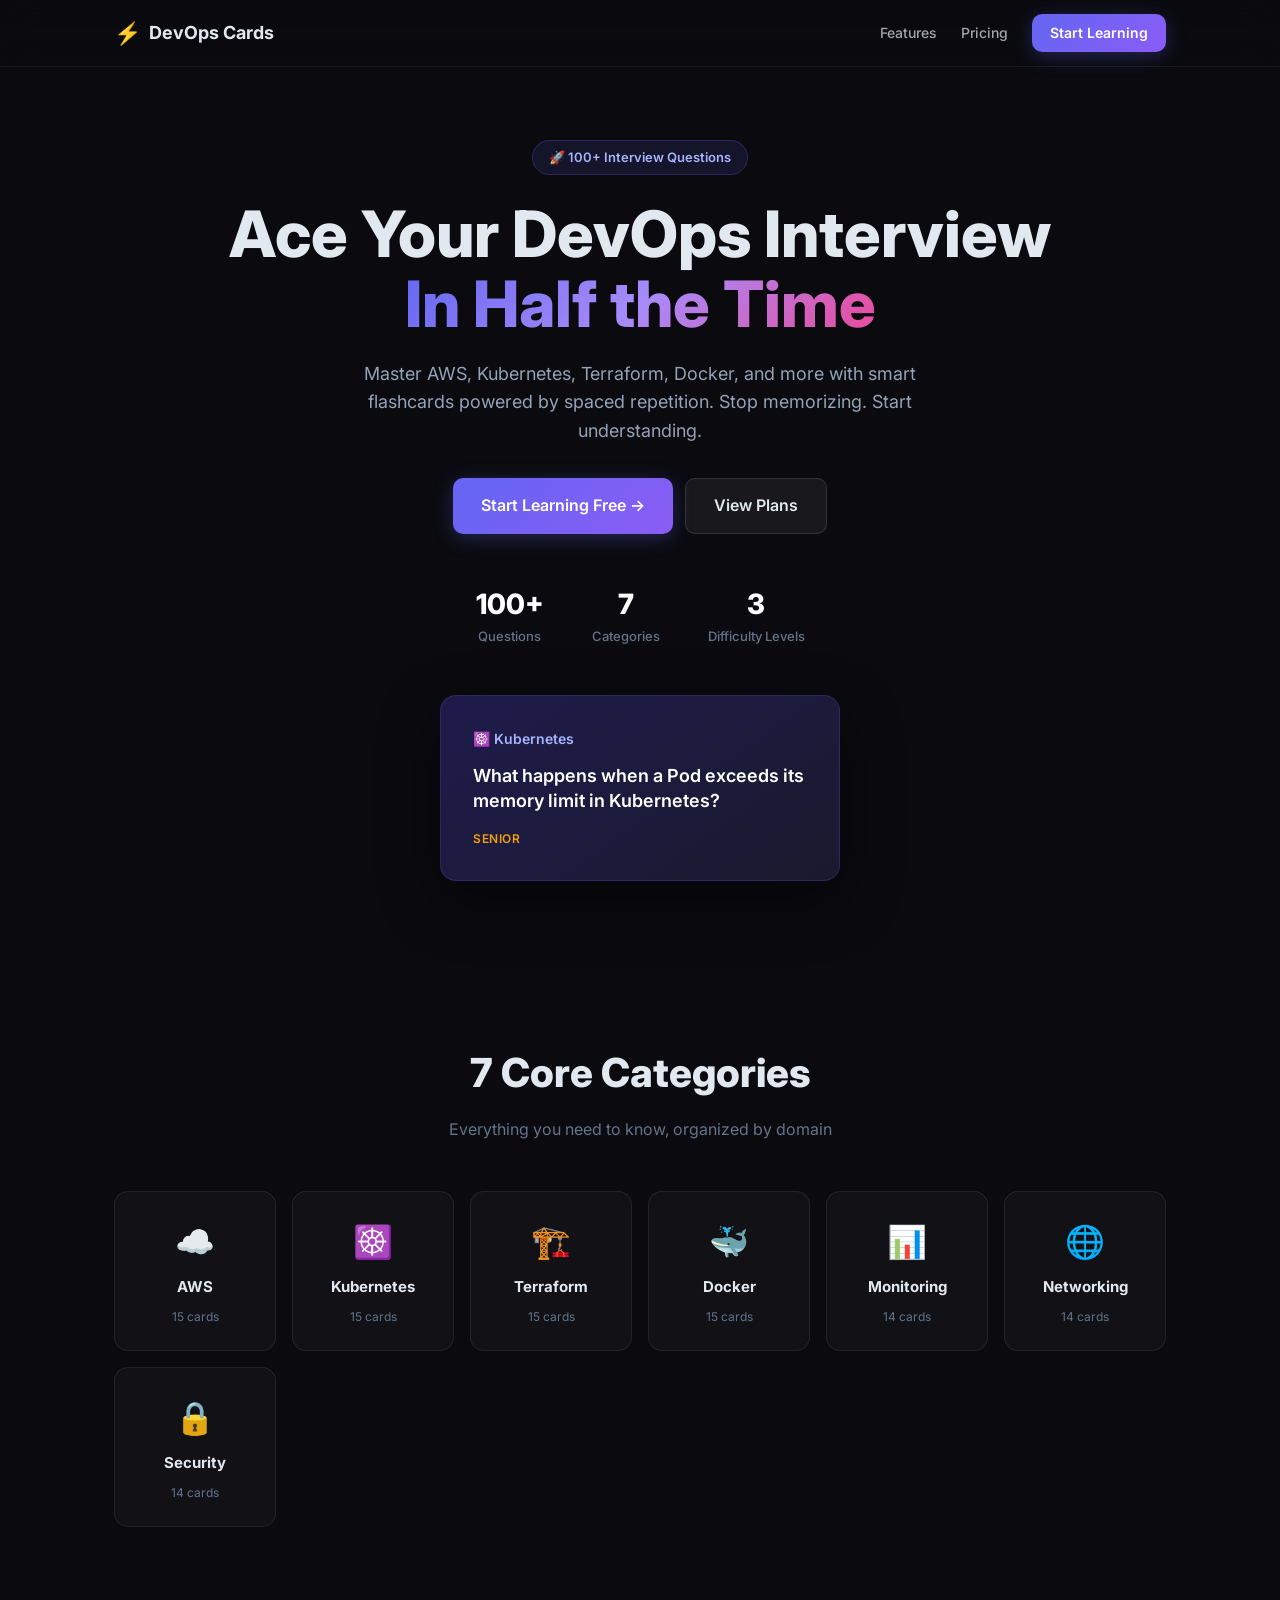
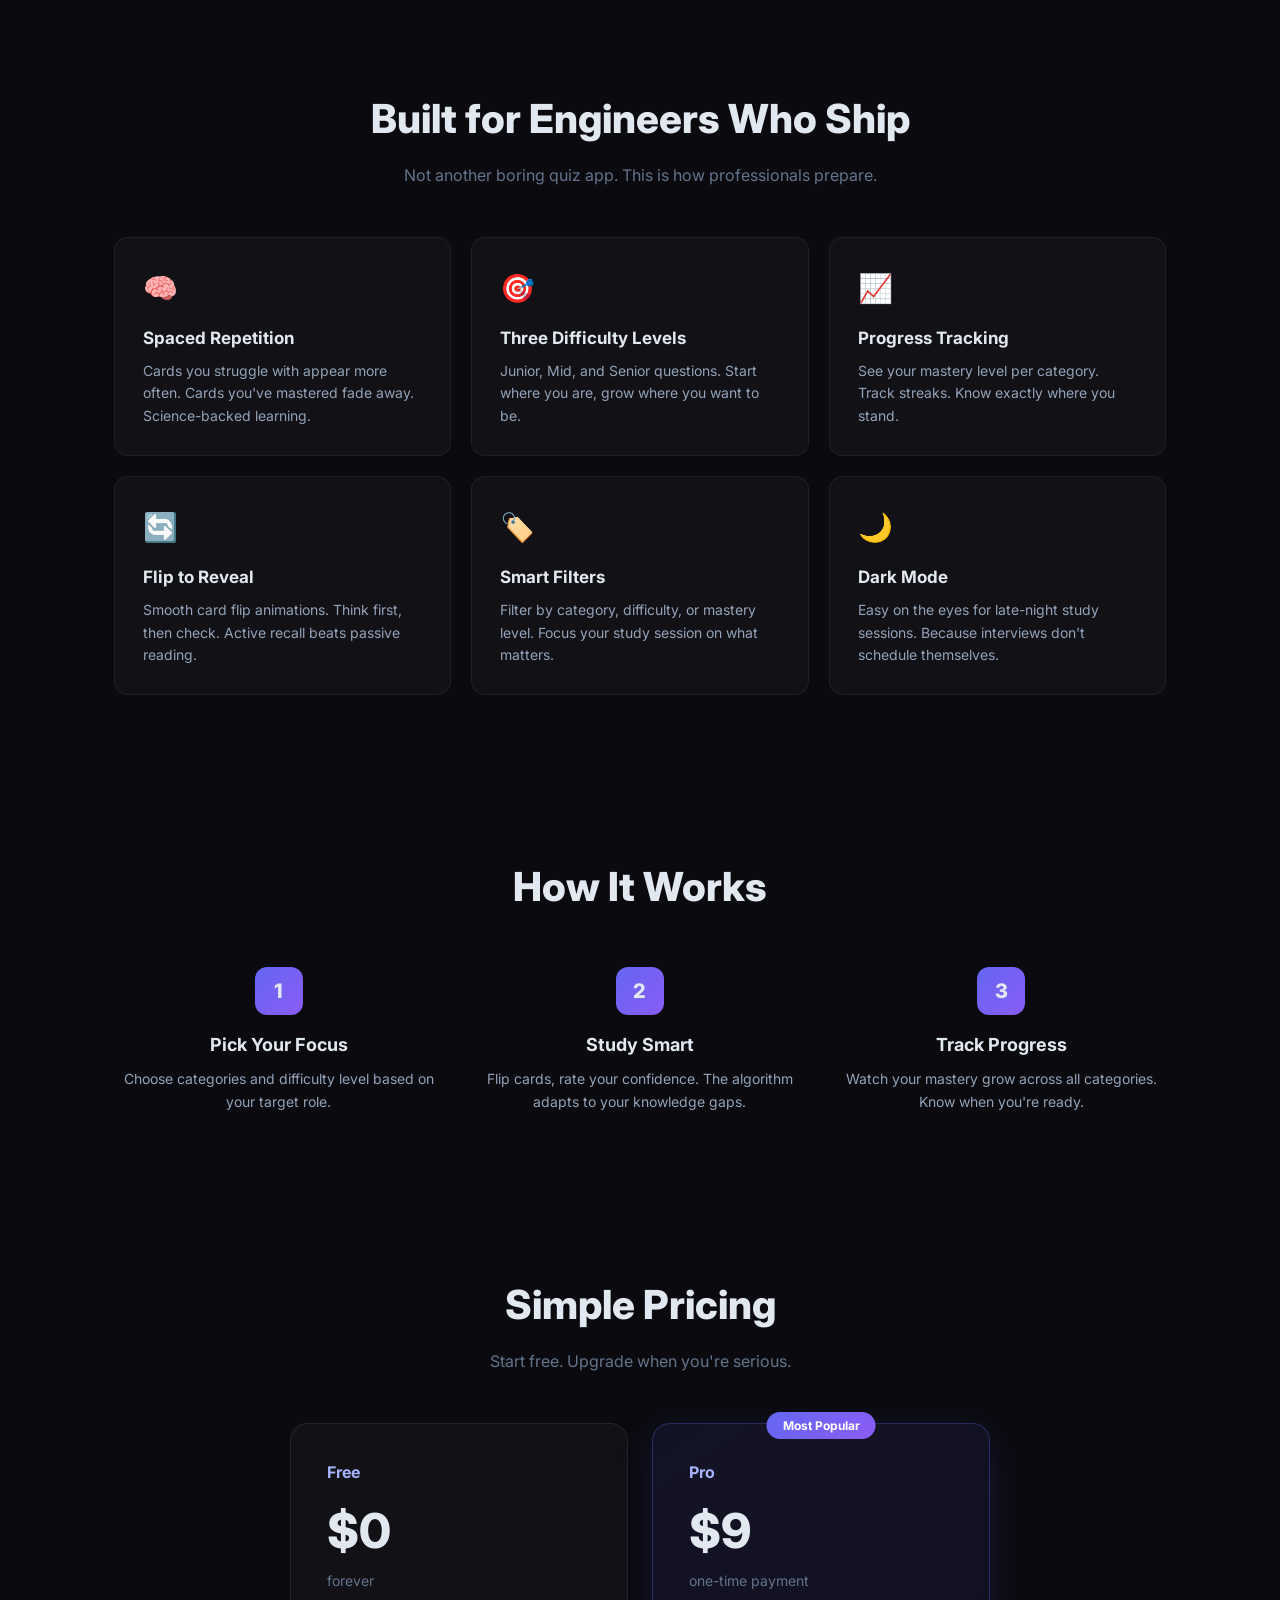
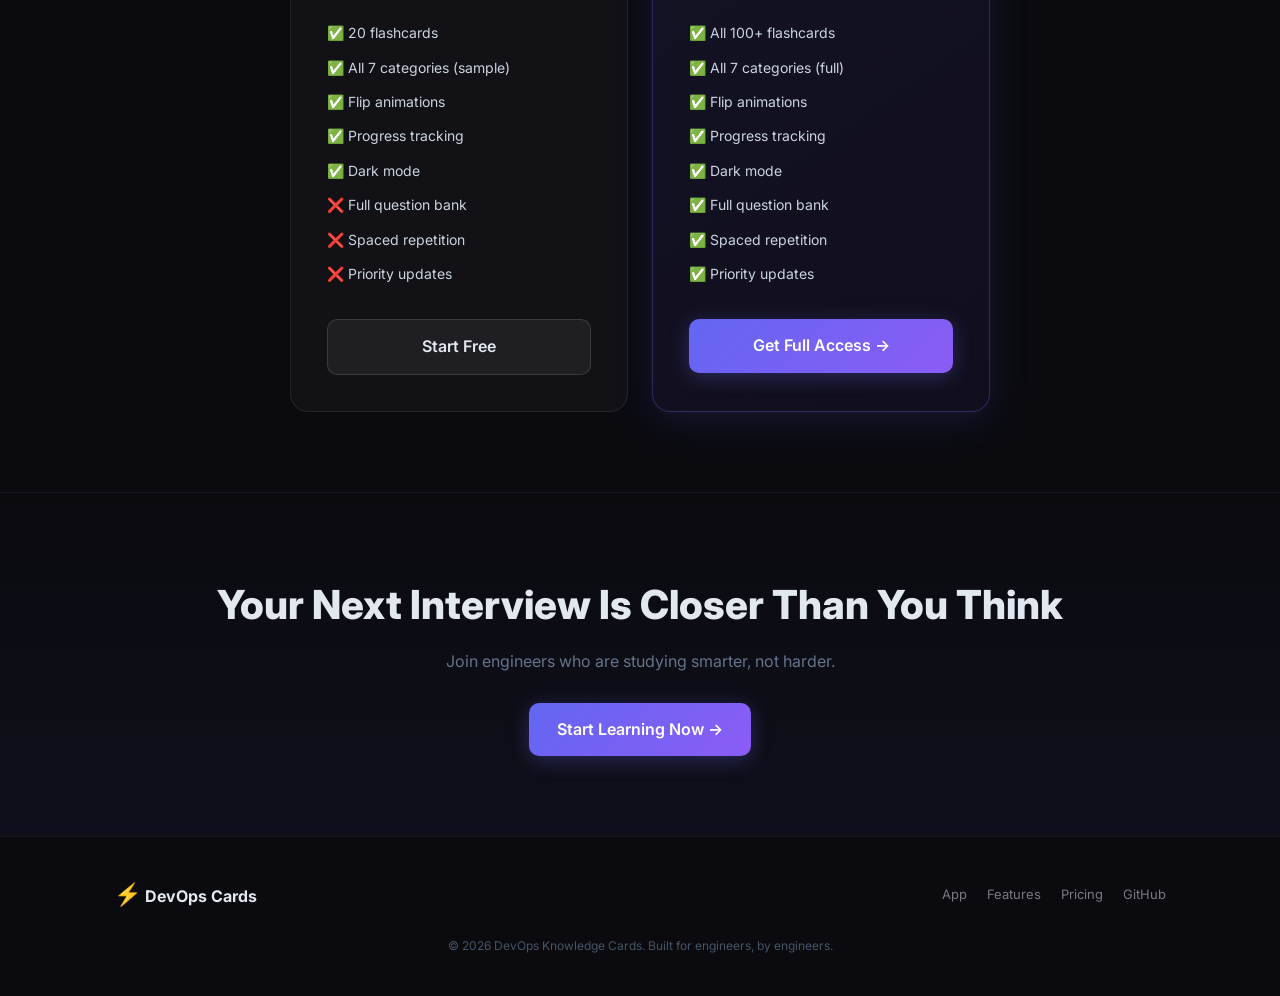
<file: index.html>
<!DOCTYPE html>
<html lang="en">
<head>
    <meta charset="UTF-8">
    <meta name="viewport" content="width=device-width, initial-scale=1.0">
    <title>DevOps Knowledge Cards - Master Your SRE Interview</title>
    <meta name="description" content="Ace your DevOps & SRE interviews with 100+ flashcards covering AWS, Kubernetes, Terraform, Docker, and more. Spaced repetition for maximum retention.">
    <link rel="stylesheet" href="css/landing.css">
    <link rel="preconnect" href="https://fonts.googleapis.com">
    <link rel="preconnect" href="https://fonts.gstatic.com" crossorigin>
    <link href="https://fonts.googleapis.com/css2?family=Inter:wght@400;500;600;700;800&display=swap" rel="stylesheet">
</head>
<body>
    <!-- Nav -->
    <nav class="nav">
        <div class="nav-inner">
            <a href="/" class="logo">
                <span class="logo-icon">⚡</span>
                <span class="logo-text">DevOps Cards</span>
            </a>
            <div class="nav-links">
                <a href="#features">Features</a>
                <a href="#pricing">Pricing</a>
                <a href="app.html" class="btn btn-sm btn-primary">Start Learning</a>
            </div>
        </div>
    </nav>

    <!-- Hero -->
    <section class="hero">
        <div class="hero-inner">
            <div class="badge">🚀 100+ Interview Questions</div>
            <h1>Ace Your DevOps Interview<br><span class="gradient-text">In Half the Time</span></h1>
            <p class="hero-sub">Master AWS, Kubernetes, Terraform, Docker, and more with smart flashcards powered by spaced repetition. Stop memorizing. Start understanding.</p>
            <div class="hero-cta">
                <a href="app.html" class="btn btn-lg btn-primary">Start Learning Free →</a>
                <a href="#pricing" class="btn btn-lg btn-ghost">View Plans</a>
            </div>
            <div class="hero-stats">
                <div class="stat"><span class="stat-num">100+</span><span class="stat-label">Questions</span></div>
                <div class="stat"><span class="stat-num">7</span><span class="stat-label">Categories</span></div>
                <div class="stat"><span class="stat-num">3</span><span class="stat-label">Difficulty Levels</span></div>
            </div>
        </div>
        <!-- Animated card preview -->
        <div class="hero-card-preview">
            <div class="preview-card">
                <div class="preview-card-cat">☸️ Kubernetes</div>
                <div class="preview-card-q">What happens when a Pod exceeds its memory limit in Kubernetes?</div>
                <div class="preview-card-diff">Senior</div>
            </div>
        </div>
    </section>

    <!-- Categories -->
    <section class="categories" id="categories">
        <div class="container">
            <h2>7 Core Categories</h2>
            <p class="section-sub">Everything you need to know, organized by domain</p>
            <div class="cat-grid">
                <div class="cat-card"><span class="cat-icon">☁️</span><span class="cat-name">AWS</span><span class="cat-count">15 cards</span></div>
                <div class="cat-card"><span class="cat-icon">☸️</span><span class="cat-name">Kubernetes</span><span class="cat-count">15 cards</span></div>
                <div class="cat-card"><span class="cat-icon">🏗️</span><span class="cat-name">Terraform</span><span class="cat-count">15 cards</span></div>
                <div class="cat-card"><span class="cat-icon">🐳</span><span class="cat-name">Docker</span><span class="cat-count">15 cards</span></div>
                <div class="cat-card"><span class="cat-icon">📊</span><span class="cat-name">Monitoring</span><span class="cat-count">14 cards</span></div>
                <div class="cat-card"><span class="cat-icon">🌐</span><span class="cat-name">Networking</span><span class="cat-count">14 cards</span></div>
                <div class="cat-card"><span class="cat-icon">🔒</span><span class="cat-name">Security</span><span class="cat-count">14 cards</span></div>
            </div>
        </div>
    </section>

    <!-- Features -->
    <section class="features" id="features">
        <div class="container">
            <h2>Built for Engineers Who Ship</h2>
            <p class="section-sub">Not another boring quiz app. This is how professionals prepare.</p>
            <div class="feature-grid">
                <div class="feature-card">
                    <div class="feature-icon">🧠</div>
                    <h3>Spaced Repetition</h3>
                    <p>Cards you struggle with appear more often. Cards you've mastered fade away. Science-backed learning.</p>
                </div>
                <div class="feature-card">
                    <div class="feature-icon">🎯</div>
                    <h3>Three Difficulty Levels</h3>
                    <p>Junior, Mid, and Senior questions. Start where you are, grow where you want to be.</p>
                </div>
                <div class="feature-card">
                    <div class="feature-icon">📈</div>
                    <h3>Progress Tracking</h3>
                    <p>See your mastery level per category. Track streaks. Know exactly where you stand.</p>
                </div>
                <div class="feature-card">
                    <div class="feature-icon">🔄</div>
                    <h3>Flip to Reveal</h3>
                    <p>Smooth card flip animations. Think first, then check. Active recall beats passive reading.</p>
                </div>
                <div class="feature-card">
                    <div class="feature-icon">🏷️</div>
                    <h3>Smart Filters</h3>
                    <p>Filter by category, difficulty, or mastery level. Focus your study session on what matters.</p>
                </div>
                <div class="feature-card">
                    <div class="feature-icon">🌙</div>
                    <h3>Dark Mode</h3>
                    <p>Easy on the eyes for late-night study sessions. Because interviews don't schedule themselves.</p>
                </div>
            </div>
        </div>
    </section>

    <!-- How it works -->
    <section class="how-it-works">
        <div class="container">
            <h2>How It Works</h2>
            <div class="steps">
                <div class="step">
                    <div class="step-num">1</div>
                    <h3>Pick Your Focus</h3>
                    <p>Choose categories and difficulty level based on your target role.</p>
                </div>
                <div class="step">
                    <div class="step-num">2</div>
                    <h3>Study Smart</h3>
                    <p>Flip cards, rate your confidence. The algorithm adapts to your knowledge gaps.</p>
                </div>
                <div class="step">
                    <div class="step-num">3</div>
                    <h3>Track Progress</h3>
                    <p>Watch your mastery grow across all categories. Know when you're ready.</p>
                </div>
            </div>
        </div>
    </section>

    <!-- Pricing -->
    <section class="pricing" id="pricing">
        <div class="container">
            <h2>Simple Pricing</h2>
            <p class="section-sub">Start free. Upgrade when you're serious.</p>
            <div class="pricing-grid">
                <div class="price-card">
                    <div class="price-tier">Free</div>
                    <div class="price-amount">$0</div>
                    <div class="price-period">forever</div>
                    <ul class="price-features">
                        <li>✅ 20 flashcards</li>
                        <li>✅ All 7 categories (sample)</li>
                        <li>✅ Flip animations</li>
                        <li>✅ Progress tracking</li>
                        <li>✅ Dark mode</li>
                        <li>❌ Full question bank</li>
                        <li>❌ Spaced repetition</li>
                        <li>❌ Priority updates</li>
                    </ul>
                    <a href="app.html" class="btn btn-lg btn-ghost" style="width:100%">Start Free</a>
                </div>
                <div class="price-card price-card-featured">
                    <div class="price-badge">Most Popular</div>
                    <div class="price-tier">Pro</div>
                    <div class="price-amount">$9</div>
                    <div class="price-period">one-time payment</div>
                    <ul class="price-features">
                        <li>✅ All 100+ flashcards</li>
                        <li>✅ All 7 categories (full)</li>
                        <li>✅ Flip animations</li>
                        <li>✅ Progress tracking</li>
                        <li>✅ Dark mode</li>
                        <li>✅ Full question bank</li>
                        <li>✅ Spaced repetition</li>
                        <li>✅ Priority updates</li>
                    </ul>
                    <a href="app.html" class="btn btn-lg btn-primary" style="width:100%">Get Full Access →</a>
                </div>
            </div>
        </div>
    </section>

    <!-- CTA -->
    <section class="final-cta">
        <div class="container">
            <h2>Your Next Interview Is Closer Than You Think</h2>
            <p>Join engineers who are studying smarter, not harder.</p>
            <a href="app.html" class="btn btn-lg btn-primary">Start Learning Now →</a>
        </div>
    </section>

    <!-- Footer -->
    <footer class="footer">
        <div class="container footer-inner">
            <div class="footer-brand">
                <span class="logo-icon">⚡</span> DevOps Cards
            </div>
            <div class="footer-links">
                <a href="app.html">App</a>
                <a href="#features">Features</a>
                <a href="#pricing">Pricing</a>
                <a href="https://github.com/cmccrabface/devops-knowledge-cards">GitHub</a>
            </div>
            <div class="footer-copy">© 2026 DevOps Knowledge Cards. Built for engineers, by engineers.</div>
        </div>
    </footer>
</body>
</html>
</file>
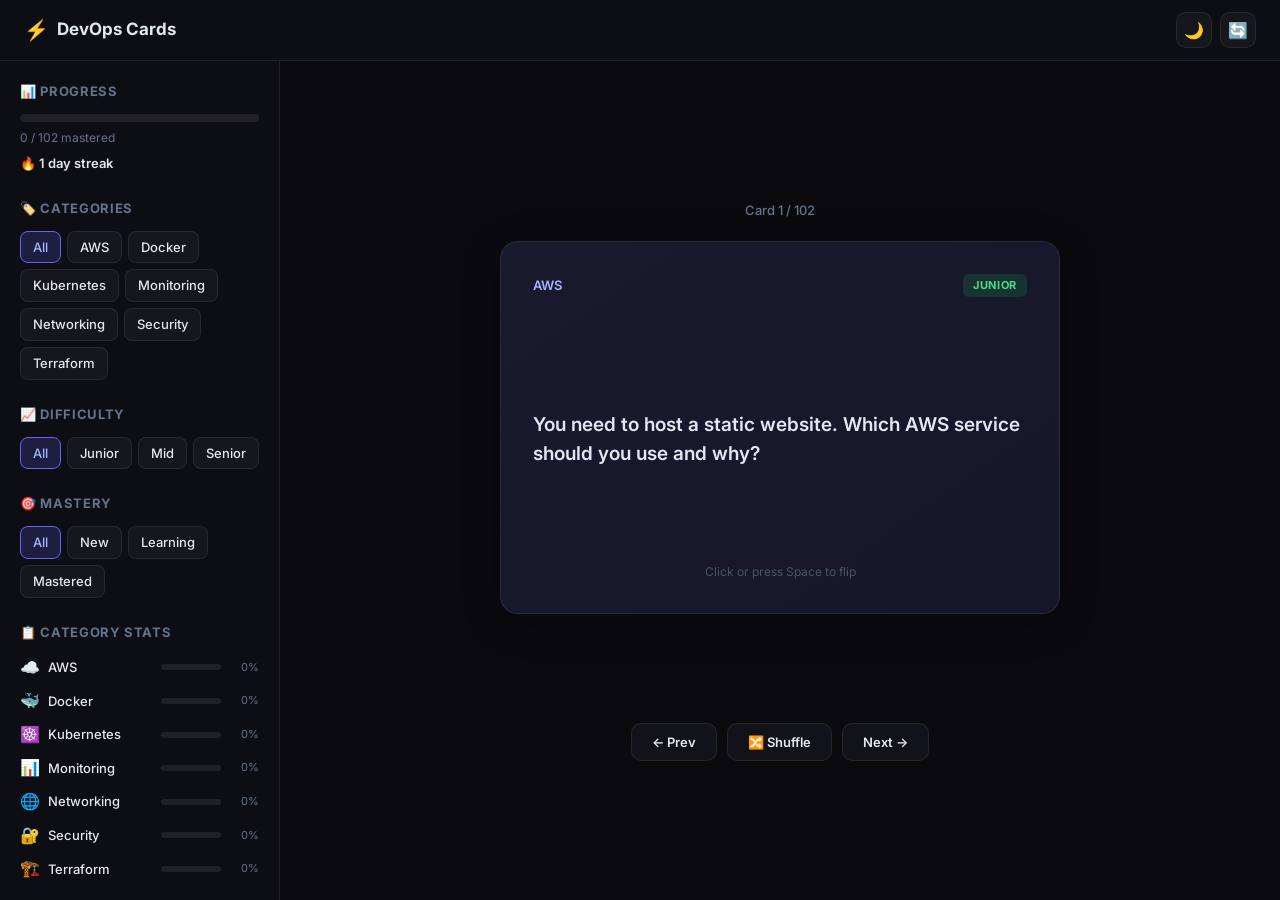
<file: app.html>
<!DOCTYPE html>
<html lang="en">
<head>
    <meta charset="UTF-8">
    <meta name="viewport" content="width=device-width, initial-scale=1.0">
    <title>DevOps Knowledge Cards - Study</title>
    <link rel="stylesheet" href="css/app.css">
    <link rel="preconnect" href="https://fonts.googleapis.com">
    <link rel="preconnect" href="https://fonts.gstatic.com" crossorigin>
    <link href="https://fonts.googleapis.com/css2?family=Inter:wght@400;500;600;700;800&display=swap" rel="stylesheet">
</head>
<body>
    <!-- Top Bar -->
    <header class="topbar">
        <a href="index.html" class="logo">
            <span class="logo-icon">⚡</span>
            <span class="logo-text">DevOps Cards</span>
        </a>
        <div class="topbar-actions">
            <button id="darkToggle" class="icon-btn" title="Toggle dark/light mode">🌙</button>
            <button id="resetBtn" class="icon-btn" title="Reset progress">🔄</button>
        </div>
    </header>

    <main class="app-layout">
        <!-- Sidebar -->
        <aside class="sidebar" id="sidebar">
            <div class="sidebar-section">
                <h3>📊 Progress</h3>
                <div class="progress-bar-wrap">
                    <div class="progress-bar" id="progressBar"></div>
                </div>
                <div class="progress-text" id="progressText">0 / 0 mastered</div>
                <div class="streak-display" id="streakDisplay">🔥 0 day streak</div>
            </div>

            <div class="sidebar-section">
                <h3>🏷️ Categories</h3>
                <div class="filter-group" id="categoryFilters"></div>
            </div>

            <div class="sidebar-section">
                <h3>📈 Difficulty</h3>
                <div class="filter-group" id="difficultyFilters">
                    <label class="filter-chip active" data-value="all">
                        <input type="radio" name="difficulty" value="all" checked> All
                    </label>
                    <label class="filter-chip" data-value="Junior">
                        <input type="radio" name="difficulty" value="Junior"> Junior
                    </label>
                    <label class="filter-chip" data-value="Mid">
                        <input type="radio" name="difficulty" value="Mid"> Mid
                    </label>
                    <label class="filter-chip" data-value="Senior">
                        <input type="radio" name="difficulty" value="Senior"> Senior
                    </label>
                </div>
            </div>

            <div class="sidebar-section">
                <h3>🎯 Mastery</h3>
                <div class="filter-group" id="masteryFilters">
                    <label class="filter-chip active" data-value="all">
                        <input type="radio" name="mastery" value="all" checked> All
                    </label>
                    <label class="filter-chip" data-value="new">
                        <input type="radio" name="mastery" value="new"> New
                    </label>
                    <label class="filter-chip" data-value="learning">
                        <input type="radio" name="mastery" value="learning"> Learning
                    </label>
                    <label class="filter-chip" data-value="mastered">
                        <input type="radio" name="mastery" value="mastered"> Mastered
                    </label>
                </div>
            </div>

            <div class="sidebar-section">
                <h3>📋 Category Stats</h3>
                <div id="categoryStats" class="category-stats"></div>
            </div>
        </aside>

        <!-- Card Area -->
        <section class="card-area">
            <div class="card-counter" id="cardCounter">Card 0 / 0</div>

            <div class="card-container" id="cardContainer">
                <div class="flashcard" id="flashcard" tabindex="0">
                    <div class="flashcard-inner" id="flashcardInner">
                        <div class="flashcard-front">
                            <div class="card-meta">
                                <span class="card-category" id="cardCategory">Loading...</span>
                                <span class="card-difficulty" id="cardDifficulty"></span>
                            </div>
                            <div class="card-question" id="cardQuestion">Loading questions...</div>
                            <div class="card-hint">Click or press Space to flip</div>
                        </div>
                        <div class="flashcard-back">
                            <div class="card-meta">
                                <span class="card-category" id="cardCategoryBack"></span>
                                <span class="card-label">Answer</span>
                            </div>
                            <div class="card-answer" id="cardAnswer"></div>
                            <div class="card-explanation" id="cardExplanation"></div>
                        </div>
                    </div>
                </div>
            </div>

            <!-- Confidence buttons (visible after flip) -->
            <div class="confidence-buttons" id="confidenceButtons">
                <p class="confidence-prompt">How well did you know this?</p>
                <div class="confidence-row">
                    <button class="conf-btn conf-again" data-score="0" title="Didn't know it">❌ Again</button>
                    <button class="conf-btn conf-hard" data-score="1" title="Got it, but hard">😬 Hard</button>
                    <button class="conf-btn conf-good" data-score="2" title="Knew it">👍 Good</button>
                    <button class="conf-btn conf-easy" data-score="3" title="Too easy!">⚡ Easy</button>
                </div>
            </div>

            <!-- Navigation -->
            <div class="card-nav">
                <button class="nav-btn" id="prevBtn" title="Previous card">← Prev</button>
                <button class="nav-btn" id="shuffleBtn" title="Shuffle cards">🔀 Shuffle</button>
                <button class="nav-btn" id="nextBtn" title="Next card">Next →</button>
            </div>

            <!-- Empty state -->
            <div class="empty-state" id="emptyState" style="display:none;">
                <div class="empty-icon">🎉</div>
                <h3>No cards match your filters</h3>
                <p>Try adjusting your category, difficulty, or mastery filters.</p>
            </div>
        </section>
    </main>

    <!-- Mobile sidebar toggle -->
    <button class="sidebar-toggle" id="sidebarToggle">☰ Filters</button>

    <script src="js/questions.js"></script>
    <script src="js/app.js"></script>
</body>
</html>
</file>
<file: css/landing.css>
/* === Reset & Base === */
*, *::before, *::after { box-sizing: border-box; margin: 0; padding: 0; }
html { scroll-behavior: smooth; }
body {
    font-family: 'Inter', -apple-system, BlinkMacSystemFont, sans-serif;
    background: #0a0a0f;
    color: #e2e8f0;
    line-height: 1.6;
    overflow-x: hidden;
}
a { color: inherit; text-decoration: none; }
ul { list-style: none; }

/* === Layout === */
.container { max-width: 1100px; margin: 0 auto; padding: 0 24px; }

/* === Buttons === */
.btn {
    display: inline-flex; align-items: center; justify-content: center;
    font-family: inherit; font-weight: 600; border: none; border-radius: 10px;
    cursor: pointer; transition: all 0.2s;
}
.btn-sm { padding: 8px 18px; font-size: 14px; }
.btn-lg { padding: 14px 28px; font-size: 16px; }
.btn-primary {
    background: linear-gradient(135deg, #6366f1, #8b5cf6);
    color: #fff;
    box-shadow: 0 4px 20px rgba(99, 102, 241, 0.3);
}
.btn-primary:hover {
    transform: translateY(-1px);
    box-shadow: 0 6px 30px rgba(99, 102, 241, 0.45);
}
.btn-ghost {
    background: rgba(255,255,255,0.06);
    color: #e2e8f0;
    border: 1px solid rgba(255,255,255,0.12);
}
.btn-ghost:hover { background: rgba(255,255,255,0.1); }

/* === Nav === */
.nav {
    position: fixed; top: 0; left: 0; right: 0; z-index: 100;
    background: rgba(10, 10, 15, 0.8);
    backdrop-filter: blur(16px);
    border-bottom: 1px solid rgba(255,255,255,0.06);
}
.nav-inner {
    max-width: 1100px; margin: 0 auto; padding: 14px 24px;
    display: flex; align-items: center; justify-content: space-between;
}
.logo { display: flex; align-items: center; gap: 8px; font-weight: 700; font-size: 18px; }
.logo-icon { font-size: 22px; }
.nav-links { display: flex; align-items: center; gap: 24px; font-size: 14px; font-weight: 500; }
.nav-links a { opacity: 0.7; transition: opacity 0.2s; }
.nav-links a:hover { opacity: 1; }
.nav-links .btn { opacity: 1; }

/* === Hero === */
.hero {
    padding: 140px 24px 80px;
    text-align: center;
    position: relative;
    max-width: 1100px; margin: 0 auto;
}
.badge {
    display: inline-block;
    padding: 6px 16px;
    border-radius: 50px;
    background: rgba(99, 102, 241, 0.12);
    border: 1px solid rgba(99, 102, 241, 0.25);
    font-size: 13px; font-weight: 600;
    color: #a5b4fc;
    margin-bottom: 24px;
}
.hero h1 { font-size: clamp(36px, 6vw, 64px); font-weight: 800; line-height: 1.1; margin-bottom: 20px; }
.gradient-text {
    background: linear-gradient(135deg, #6366f1, #a78bfa, #ec4899);
    -webkit-background-clip: text; -webkit-text-fill-color: transparent;
    background-clip: text;
}
.hero-sub { font-size: 18px; color: #94a3b8; max-width: 560px; margin: 0 auto 32px; }
.hero-cta { display: flex; gap: 12px; justify-content: center; flex-wrap: wrap; margin-bottom: 48px; }
.hero-stats { display: flex; justify-content: center; gap: 48px; }
.stat { display: flex; flex-direction: column; align-items: center; }
.stat-num { font-size: 28px; font-weight: 800; color: #fff; }
.stat-label { font-size: 13px; color: #64748b; font-weight: 500; }

/* Hero card preview */
.hero-card-preview {
    margin: 48px auto 0;
    perspective: 800px;
    max-width: 400px;
}
.preview-card {
    background: linear-gradient(145deg, #1e1b4b, #1a1a2e);
    border: 1px solid rgba(99, 102, 241, 0.2);
    border-radius: 16px;
    padding: 32px;
    text-align: left;
    animation: cardFloat 4s ease-in-out infinite;
    box-shadow: 0 20px 60px rgba(0,0,0,0.4);
}
.preview-card-cat { font-size: 14px; color: #a5b4fc; margin-bottom: 12px; font-weight: 600; }
.preview-card-q { font-size: 18px; font-weight: 600; line-height: 1.4; color: #fff; margin-bottom: 16px; }
.preview-card-diff { font-size: 12px; color: #f59e0b; font-weight: 600; text-transform: uppercase; letter-spacing: 0.05em; }
@keyframes cardFloat {
    0%, 100% { transform: translateY(0) rotateX(0); }
    50% { transform: translateY(-10px) rotateX(2deg); }
}

/* === Categories === */
.categories { padding: 80px 0; }
.categories h2, .features h2, .how-it-works h2, .pricing h2, .final-cta h2 {
    text-align: center; font-size: clamp(28px, 4vw, 40px); font-weight: 800; margin-bottom: 12px;
}
.section-sub { text-align: center; color: #64748b; font-size: 16px; margin-bottom: 48px; }
.cat-grid {
    display: grid; grid-template-columns: repeat(auto-fit, minmax(140px, 1fr)); gap: 16px;
}
.cat-card {
    background: rgba(255,255,255,0.03);
    border: 1px solid rgba(255,255,255,0.08);
    border-radius: 14px;
    padding: 24px 16px;
    text-align: center;
    display: flex; flex-direction: column; align-items: center; gap: 8px;
    transition: all 0.25s;
}
.cat-card:hover {
    background: rgba(99, 102, 241, 0.08);
    border-color: rgba(99, 102, 241, 0.2);
    transform: translateY(-4px);
}
.cat-icon { font-size: 32px; }
.cat-name { font-weight: 700; font-size: 15px; }
.cat-count { font-size: 12px; color: #64748b; }

/* === Features === */
.features { padding: 80px 0; }
.feature-grid { display: grid; grid-template-columns: repeat(auto-fit, minmax(300px, 1fr)); gap: 20px; }
.feature-card {
    background: rgba(255,255,255,0.03);
    border: 1px solid rgba(255,255,255,0.06);
    border-radius: 14px;
    padding: 28px;
    transition: all 0.25s;
}
.feature-card:hover {
    background: rgba(255,255,255,0.05);
    transform: translateY(-2px);
}
.feature-icon { font-size: 28px; margin-bottom: 14px; }
.feature-card h3 { font-size: 17px; font-weight: 700; margin-bottom: 8px; }
.feature-card p { font-size: 14px; color: #94a3b8; line-height: 1.6; }

/* === How It Works === */
.how-it-works { padding: 80px 0; }
.steps { display: grid; grid-template-columns: repeat(auto-fit, minmax(260px, 1fr)); gap: 32px; margin-top: 48px; }
.step { text-align: center; }
.step-num {
    width: 48px; height: 48px; margin: 0 auto 16px;
    display: flex; align-items: center; justify-content: center;
    background: linear-gradient(135deg, #6366f1, #8b5cf6);
    border-radius: 12px; font-weight: 800; font-size: 20px;
}
.step h3 { font-size: 18px; font-weight: 700; margin-bottom: 8px; }
.step p { font-size: 14px; color: #94a3b8; }

/* === Pricing === */
.pricing { padding: 80px 0; }
.pricing-grid {
    display: grid; grid-template-columns: repeat(auto-fit, minmax(300px, 1fr));
    gap: 24px; max-width: 700px; margin: 0 auto;
}
.price-card {
    background: rgba(255,255,255,0.03);
    border: 1px solid rgba(255,255,255,0.08);
    border-radius: 18px;
    padding: 36px;
    position: relative;
}
.price-card-featured {
    background: linear-gradient(145deg, rgba(99,102,241,0.1), rgba(139,92,246,0.06));
    border-color: rgba(99,102,241,0.3);
    box-shadow: 0 8px 40px rgba(99,102,241,0.15);
}
.price-badge {
    position: absolute; top: -12px; left: 50%; transform: translateX(-50%);
    background: linear-gradient(135deg, #6366f1, #8b5cf6);
    color: #fff; font-size: 12px; font-weight: 700;
    padding: 4px 16px; border-radius: 50px;
}
.price-tier { font-size: 16px; font-weight: 700; color: #a5b4fc; margin-bottom: 8px; }
.price-amount { font-size: 48px; font-weight: 800; }
.price-period { font-size: 14px; color: #64748b; margin-bottom: 24px; }
.price-features { margin-bottom: 28px; }
.price-features li { padding: 6px 0; font-size: 14px; color: #cbd5e1; }

/* === Final CTA === */
.final-cta {
    padding: 80px 0; text-align: center;
    background: linear-gradient(180deg, transparent, rgba(99,102,241,0.06));
    border-top: 1px solid rgba(255,255,255,0.04);
}
.final-cta p { color: #64748b; margin: 12px 0 28px; font-size: 16px; }

/* === Footer === */
.footer {
    padding: 40px 0;
    border-top: 1px solid rgba(255,255,255,0.06);
}
.footer-inner {
    display: flex; align-items: center; justify-content: space-between; flex-wrap: wrap; gap: 16px;
}
.footer-brand { font-weight: 700; font-size: 16px; }
.footer-links { display: flex; gap: 20px; font-size: 13px; }
.footer-links a { opacity: 0.5; transition: opacity 0.2s; }
.footer-links a:hover { opacity: 1; }
.footer-copy { font-size: 12px; color: #475569; width: 100%; text-align: center; margin-top: 8px; }

/* === Responsive === */
@media (max-width: 640px) {
    .hero { padding: 120px 16px 60px; }
    .hero-stats { gap: 24px; }
    .pricing-grid { grid-template-columns: 1fr; }
    .footer-inner { justify-content: center; text-align: center; }
    .nav-links a:not(.btn) { display: none; }
}
</file>
<file: css/app.css>
/* === Reset & Base === */
*, *::before, *::after { box-sizing: border-box; margin: 0; padding: 0; }
html { height: 100%; }
body {
    font-family: 'Inter', -apple-system, BlinkMacSystemFont, sans-serif;
    background: var(--bg);
    color: var(--text);
    line-height: 1.6;
    height: 100%;
    overflow-x: hidden;
}
a { color: inherit; text-decoration: none; }

/* === Theme Variables === */
:root {
    --bg: #0a0a0f;
    --bg-card: #12121a;
    --bg-sidebar: #0d0d14;
    --bg-hover: rgba(255,255,255,0.04);
    --border: rgba(255,255,255,0.08);
    --text: #e2e8f0;
    --text-muted: #64748b;
    --text-dim: #475569;
    --accent: #6366f1;
    --accent-glow: rgba(99,102,241,0.2);
    --success: #22c55e;
    --warning: #f59e0b;
    --danger: #ef4444;
    --card-bg: linear-gradient(145deg, #1a1a2e, #16162a);
    --card-back-bg: linear-gradient(145deg, #1e1b4b, #1a1a2e);
}
body.light {
    --bg: #f8fafc;
    --bg-card: #ffffff;
    --bg-sidebar: #f1f5f9;
    --bg-hover: rgba(0,0,0,0.03);
    --border: rgba(0,0,0,0.08);
    --text: #1e293b;
    --text-muted: #64748b;
    --text-dim: #94a3b8;
    --card-bg: linear-gradient(145deg, #ffffff, #f8fafc);
    --card-back-bg: linear-gradient(145deg, #eef2ff, #f8fafc);
}

/* === Top Bar === */
.topbar {
    display: flex; align-items: center; justify-content: space-between;
    padding: 12px 24px;
    background: var(--bg-sidebar);
    border-bottom: 1px solid var(--border);
    position: sticky; top: 0; z-index: 50;
}
.logo { display: flex; align-items: center; gap: 8px; font-weight: 700; font-size: 17px; }
.logo-icon { font-size: 20px; }
.topbar-actions { display: flex; gap: 8px; }
.icon-btn {
    background: var(--bg-hover);
    border: 1px solid var(--border);
    color: var(--text);
    width: 36px; height: 36px;
    border-radius: 10px;
    cursor: pointer;
    font-size: 16px;
    display: flex; align-items: center; justify-content: center;
    transition: all 0.2s;
}
.icon-btn:hover { background: var(--accent-glow); border-color: var(--accent); }

/* === App Layout === */
.app-layout {
    display: grid;
    grid-template-columns: 280px 1fr;
    min-height: calc(100vh - 61px);
}

/* === Sidebar === */
.sidebar {
    background: var(--bg-sidebar);
    border-right: 1px solid var(--border);
    padding: 20px;
    overflow-y: auto;
    max-height: calc(100vh - 61px);
    position: sticky; top: 61px;
}
.sidebar-section { margin-bottom: 24px; }
.sidebar-section h3 { font-size: 13px; font-weight: 700; color: var(--text-muted); margin-bottom: 12px; text-transform: uppercase; letter-spacing: 0.05em; }

/* Progress bar */
.progress-bar-wrap {
    width: 100%; height: 8px; background: var(--border); border-radius: 4px; overflow: hidden; margin-bottom: 6px;
}
.progress-bar {
    height: 100%; background: linear-gradient(90deg, var(--accent), #8b5cf6);
    border-radius: 4px; transition: width 0.4s ease; width: 0%;
}
.progress-text { font-size: 12px; color: var(--text-muted); }
.streak-display { font-size: 13px; margin-top: 6px; font-weight: 600; }

/* Filter chips */
.filter-group { display: flex; flex-wrap: wrap; gap: 6px; }
.filter-chip {
    display: inline-flex; align-items: center; gap: 4px;
    padding: 5px 12px; border-radius: 8px; font-size: 13px; font-weight: 500;
    background: var(--bg-hover); border: 1px solid var(--border);
    cursor: pointer; transition: all 0.2s; color: var(--text);
}
.filter-chip input { display: none; }
.filter-chip:hover { border-color: var(--accent); }
.filter-chip.active {
    background: var(--accent-glow); border-color: var(--accent); color: #a5b4fc;
}
body.light .filter-chip.active { color: var(--accent); }

/* Category stats */
.category-stats { display: flex; flex-direction: column; gap: 8px; }
.cat-stat {
    display: flex; align-items: center; gap: 8px; font-size: 13px;
}
.cat-stat-icon { font-size: 16px; }
.cat-stat-name { flex: 1; font-weight: 500; }
.cat-stat-bar {
    width: 60px; height: 6px; background: var(--border); border-radius: 3px; overflow: hidden;
}
.cat-stat-fill {
    height: 100%; background: var(--accent); border-radius: 3px; transition: width 0.4s;
}
.cat-stat-pct { font-size: 11px; color: var(--text-muted); min-width: 30px; text-align: right; }

/* === Card Area === */
.card-area {
    display: flex; flex-direction: column; align-items: center;
    justify-content: center;
    padding: 32px 24px;
    gap: 20px;
    min-height: calc(100vh - 61px);
}
.card-counter { font-size: 13px; color: var(--text-muted); font-weight: 500; }

/* === Flashcard === */
.card-container { perspective: 1200px; width: 100%; max-width: 560px; }
.flashcard {
    width: 100%; aspect-ratio: 3/2; cursor: pointer; outline: none;
    position: relative;
}
.flashcard-inner {
    width: 100%; height: 100%;
    position: relative;
    transform-style: preserve-3d;
    transition: transform 0.6s cubic-bezier(0.4, 0.0, 0.2, 1);
}
.flashcard.flipped .flashcard-inner {
    transform: rotateY(180deg);
}
.flashcard-front, .flashcard-back {
    position: absolute; inset: 0;
    backface-visibility: hidden;
    -webkit-backface-visibility: hidden;
    border-radius: 18px;
    padding: 32px;
    display: flex; flex-direction: column;
    border: 1px solid var(--border);
    overflow-y: auto;
}
.flashcard-front {
    background: var(--card-bg);
    box-shadow: 0 8px 40px rgba(0,0,0,0.2);
}
.flashcard-back {
    background: var(--card-back-bg);
    transform: rotateY(180deg);
    box-shadow: 0 8px 40px rgba(0,0,0,0.2);
}
.card-meta {
    display: flex; align-items: center; justify-content: space-between;
    margin-bottom: 20px;
}
.card-category {
    font-size: 13px; font-weight: 600; color: #a5b4fc;
}
.card-difficulty {
    font-size: 11px; font-weight: 700; text-transform: uppercase; letter-spacing: 0.06em;
    padding: 3px 10px; border-radius: 6px;
}
.card-difficulty.Junior { background: rgba(34,197,94,0.15); color: #4ade80; }
.card-difficulty.Mid { background: rgba(245,158,11,0.15); color: #fbbf24; }
.card-difficulty.Senior { background: rgba(239,68,68,0.15); color: #f87171; }
.card-label { font-size: 12px; color: var(--success); font-weight: 700; text-transform: uppercase; letter-spacing: 0.06em; }
.card-question {
    flex: 1; display: flex; align-items: center;
    font-size: 19px; font-weight: 600; line-height: 1.5;
}
.card-answer {
    font-size: 16px; font-weight: 600; line-height: 1.5; margin-bottom: 14px;
}
.card-explanation {
    font-size: 14px; color: var(--text-muted); line-height: 1.6;
    border-top: 1px solid var(--border); padding-top: 14px;
}
.card-hint {
    font-size: 12px; color: var(--text-dim); text-align: center; margin-top: auto;
}

/* === Confidence Buttons === */
.confidence-buttons {
    text-align: center;
    opacity: 0; pointer-events: none; transform: translateY(10px);
    transition: all 0.3s;
}
.confidence-buttons.visible {
    opacity: 1; pointer-events: all; transform: translateY(0);
}
.confidence-prompt { font-size: 13px; color: var(--text-muted); margin-bottom: 10px; }
.confidence-row { display: flex; gap: 8px; justify-content: center; flex-wrap: wrap; }
.conf-btn {
    padding: 10px 18px; border-radius: 10px;
    font-family: inherit; font-size: 13px; font-weight: 600;
    cursor: pointer; border: 1px solid var(--border);
    background: var(--bg-card); color: var(--text);
    transition: all 0.2s;
}
.conf-btn:hover { transform: translateY(-2px); }
.conf-again:hover { border-color: var(--danger); background: rgba(239,68,68,0.1); }
.conf-hard:hover { border-color: var(--warning); background: rgba(245,158,11,0.1); }
.conf-good:hover { border-color: var(--accent); background: var(--accent-glow); }
.conf-easy:hover { border-color: var(--success); background: rgba(34,197,94,0.1); }

/* === Card Nav === */
.card-nav { display: flex; gap: 10px; }
.nav-btn {
    padding: 10px 20px; border-radius: 10px;
    font-family: inherit; font-size: 13px; font-weight: 600;
    cursor: pointer; border: 1px solid var(--border);
    background: var(--bg-card); color: var(--text);
    transition: all 0.2s;
}
.nav-btn:hover { border-color: var(--accent); background: var(--accent-glow); }

/* === Empty State === */
.empty-state { text-align: center; padding: 60px 20px; }
.empty-icon { font-size: 48px; margin-bottom: 16px; }
.empty-state h3 { font-size: 20px; font-weight: 700; margin-bottom: 8px; }
.empty-state p { color: var(--text-muted); font-size: 14px; }

/* === Mobile Sidebar Toggle === */
.sidebar-toggle {
    display: none;
    position: fixed; bottom: 20px; left: 50%; transform: translateX(-50%);
    z-index: 60;
    padding: 10px 24px; border-radius: 50px;
    background: var(--accent); color: #fff;
    font-family: inherit; font-size: 14px; font-weight: 600;
    border: none; cursor: pointer;
    box-shadow: 0 4px 20px rgba(99,102,241,0.4);
}

/* === Responsive === */
@media (max-width: 768px) {
    .app-layout { grid-template-columns: 1fr; }
    .sidebar {
        position: fixed; left: 0; top: 61px; bottom: 0;
        width: 280px; z-index: 55;
        transform: translateX(-100%);
        transition: transform 0.3s;
    }
    .sidebar.open { transform: translateX(0); }
    .sidebar-toggle { display: block; }
    .card-question { font-size: 17px; }
    .flashcard-front, .flashcard-back { padding: 24px; }
}
@media (max-width: 480px) {
    .flashcard { aspect-ratio: auto; min-height: 300px; }
    .confidence-row { gap: 6px; }
    .conf-btn { padding: 8px 12px; font-size: 12px; }
}
</file>
